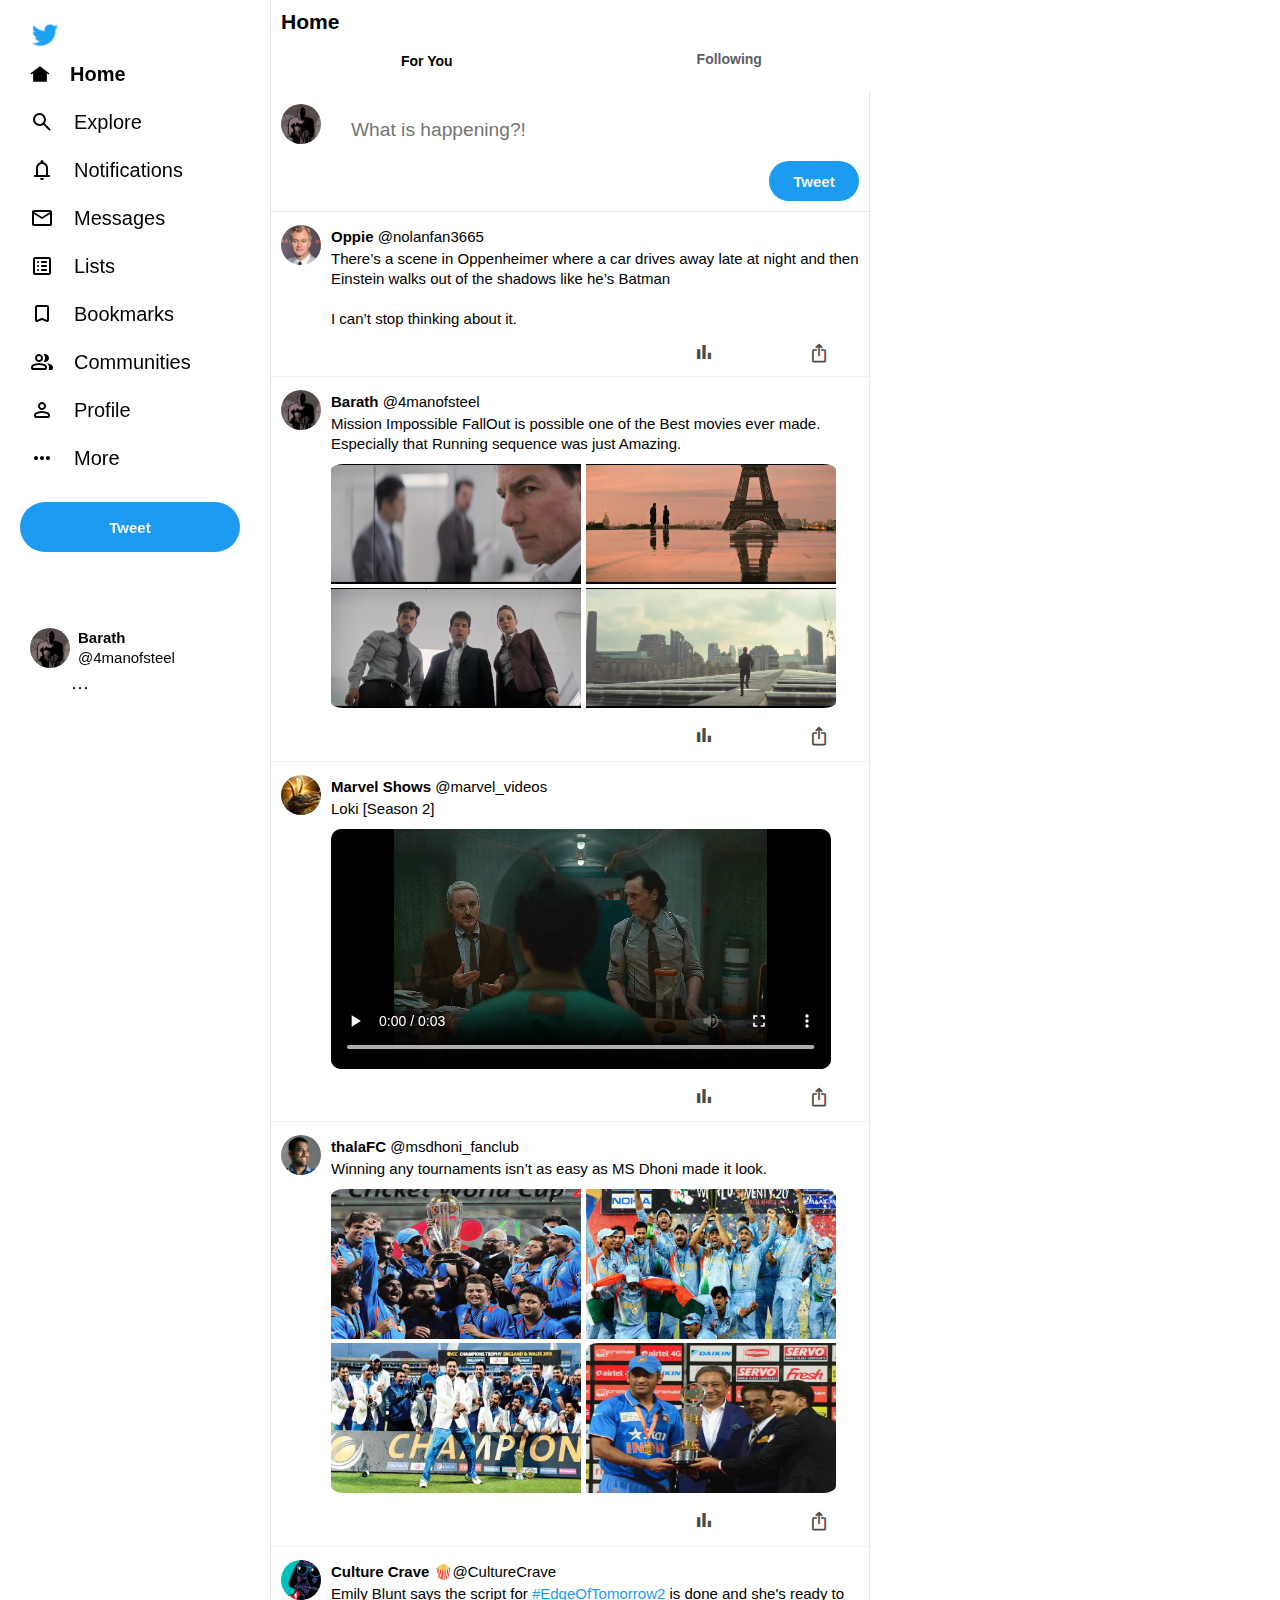
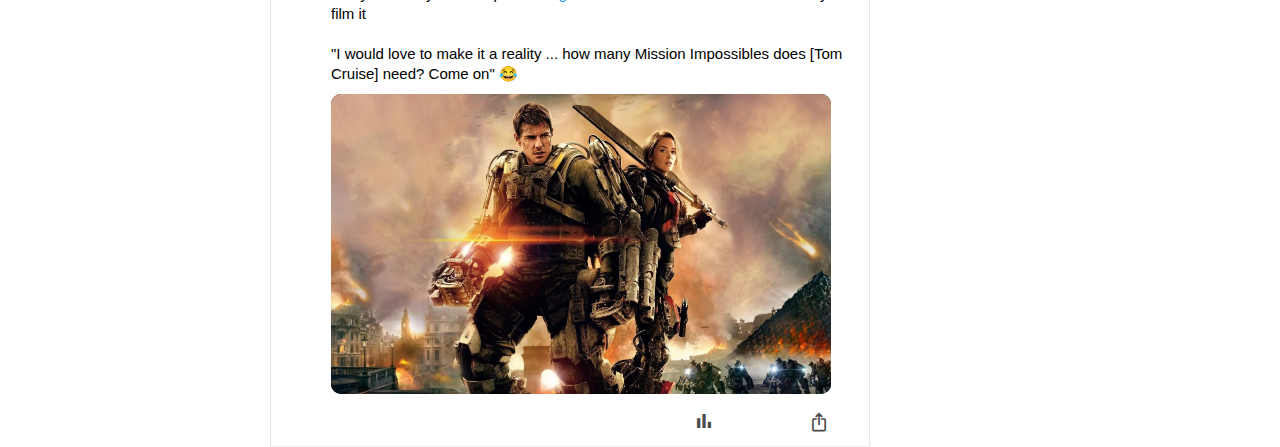
<file: index.html>
<!DOCTYPE html>
<html lang="en">
<head>
    <meta charset="UTF-8">
    <title>https://tweeter.com</title>
    <link rel="stylesheet" href="https://fonts.googleapis.com/css2?family=Material+Symbols+Outlined:opsz,wght,FILL,GRAD@20..48,100..700,0..1,-50..200" />
    <link rel="preconnect" href="https://fonts.googleapis.com">
    <link rel="preconnect" href="https://fonts.gstatic.com" crossorigin>
    <link href="https://fonts.googleapis.com/css2?family=Libre+Baskerville&family=Schibsted+Grotesk&display=swap" rel="stylesheet">
    <link rel="stylesheet" href="https://fonts.googleapis.com/css2?family=Material+Symbols+Rounded:opsz,wght,FILL,GRAD@20..48,100..700,0..1,-50..200" />    <link 
        rel="stylesheet" 
        href="https://cdnjs.cloudflare.com/ajax/libs/font-awesome/6.4.0/css/all.min.css" 
        integrity="sha512-iecdLmaskl7CVkqkXNQ/ZH/XLlvWZOJyj7Yy7tcenmpD1ypASozpmT/E0iPtmFIB46ZmdtAc9eNBvH0H/ZpiBw==" crossorigin="anonymous" referrerpolicy="no-referrer" 
    />
    <link rel="stylesheet" href="style.css" />

    <style>        
        .material-symbols-outlined {
        font-variation-settings:
        'FILL' 1,
        'wght' 600,
        'GRAD' 0,
        'opsz' 48
        }

    </style>

</head>

<body>
    <div id="Sidebar" class="sticky">
        <div>
            <span class="twitterblueicon; ">
                <img class="twticon"; src="twitter-logo.png">
            </span>
        </div>
        <div class="Sidebar">
            <div class="sidebarOption active">
                <span class="material-symbols-outlined">
                    other_houses
                </span>
                <h2 class="namez">Home</h2>      
            </div>
            <div class="sidebarOption">
                <span class="material-symbols-rounded">
                    search
                </span>
                <h2 class="namez">Explore</h2>  
            </div>
            <div class="sidebarOption">
                <span class="material-symbols-rounded">
                    notifications
                </span>
                <h2 class="namez">Notifications</h2>   
            </div>
            <div class="sidebarOption">
                <span class="material-symbols-rounded">
                    mail
                </span>
                <h2 class="namez">Messages</h2>
            </div>
            <div class="sidebarOption">
                <span class="material-symbols-rounded">
                    list_alt
                </span>
                <h2 class="namez">Lists</h2>      
            </div>
            <div class="sidebarOption">
                <span class="material-symbols-rounded">
                    bookmark
                </span>
                <h2 class="namez">Bookmarks</h2>     
            </div>
            <div class="sidebarOption">
                <span class="material-symbols-rounded">
                    people
                </span>      
                <h2 class="namez">Communities</h2> 
            </div>
            <div class="sidebarOption">
                <span class="material-symbols-rounded">
                    person
                </span>     
                <h2 class="namez">Profile</h2>  
            </div>
            <div class="sidebarOption">
                <span class="material-symbols-rounded">
                    more_horiz
                </span>    
                <h2>More</h2>   
            </div>
            <div class="tweet">
                <button class="btn">Tweet</button>
            </div>
            <br>
            <div class="profile_place">
                <img style="float: left;" id="profile_pfp" src="pfp.jpg" alt="Profile Pic" />
                <h3 style="float: left;" id="profile_name_pfp">Barath <br> <span>@4manofsteel</span></h3>
                <span class="material-symbols-outlined">
                    more_horiz
                </span>
            </div>
        </div>
    </div>

    <div class="maintab">
        <div class="mainhometab">
            <div class="Home">
                <h3>Home</h3>
            </div>

            <div class="fy">
                <button class="fybutton">
                    For You
                </button>
            </div>
            <div class="folw">
                <button class="folwbutton">
                    Following
                </button>
            </div>
        </div>
        <div id="tweettab">
            <div>
                <div class="tweeterbox">
                    <img class="pfp" src="pfp.jpg" alt="profile picture">
                    <input class="happeningbox" type="text" placeholder="What is happening?!" />
                    <br>
                    <button class="tweetbox_btn">
                        Tweet
                    </button>
                </div>
            </div>
            
        </div>
        <div class="tweetbox0">
            <div class="tweet_boxd0">
                <div class="profile" >
                        <a>
                            <img style="float: left;" id="profile_pic0" src="christopher-nolan-.jpg" alt="Profile Pic" />
                            <h3 style="float: left;" id="profile_name">Oppie <span>@nolanfan3665</span></h3>
                        </a>
                </div>
                <div id="thetext">
                    <p>There’s a scene in Oppenheimer where a car drives away late at night and then Einstein walks out of the shadows like he’s Batman
                    <br> <br> I can’t stop thinking about it.</p>
                </div>
                <div class="LRC0">
                    <div class="comment">
                        <button id="comment">
                            <i class="fa-regular fa-comment fa-lg"></i>
                        </button>
                    </div>
                    <div class="retweet">
                        <button id="retweet">
                            <i class="fa-solid fa-retweet fa-lg"></i>
                        </button>
                    </div>
                    <div class="like">
                        <button id="like">
                            <i class="fa-regular fa-heart fa-lg"></i>
                        </button>
                    </div>
                    <div class="views">
                        <span class="material-symbols-outlined">
                            bar_chart
                        </span>            
                    </div>
                    <div class="share">
                        <button id="share">
                            <span class="material-symbols-outlined">
                                ios_share
                            </span>
                        </button>
                    </div>
                </div>
            </div>
        </div>

        <div class="tweetbox1">
            <div class="tweet_boxd">
                <div class="profile" >
                        <a>
                            <img style="float: left;" id="profile_pic" src="pfp.jpg" alt="Profile Pic" />
                            <h3 style="float: left;" id="profile_name">Barath <span>@4manofsteel</span></h3>
                        </a>
                </div>
                <div id="thetext">
                    <p>Mission Impossible FallOut is possible one of the Best movies ever made. Especially that Running sequence was just Amazing.</p>
                </div>
                <div class="tweet_img">
                    <div class="row1">
                        <img id="photo1" src="MI_FO_0691.jpg" alt="Ethan Hunt" />
                        <img id="photo102" src="MI_FO_0759.jpg" alt="Ethan Hunt" />
                    </div>
                    <div class="row1_1">
                        <img id="photo103" src="MI_FO_1106.jpg" alt="Ethan Hunt" />
                        <img id="photo104" src="MI_FO_2238.jpg" alt="Ethan Hunt" />  
                    </div>
                </div>
                <div class="LRC">
                    <div class="comment">
                        <button id="comment">
                            <i class="fa-regular fa-comment fa-lg"></i>
                        </button>
                    </div>
                    <div class="retweet">
                        <button id="retweet">
                            <i class="fa-solid fa-retweet fa-lg"></i>
                        </button>
                    </div>
                    <div class="like">
                        <button id="like">
                            <i class="fa-regular fa-heart fa-lg"></i>
                        </button>
                    </div>
                    <div class="views">
                        <span class="material-symbols-outlined">
                            bar_chart
                        </span>            
                    </div>
                    <div class="share">
                        <button id="share">
                            <span class="material-symbols-outlined">
                                ios_share
                            </span>
                        </button>
                    </div>
                </div>
            </div>
        </div>
        <div class="tweetbox2">
            <div class="tweet_boxd2">
                <div class="profile" >
                        <a>
                            <img style="float: left;" id="profile_pic" src="Loki.jpg" alt="Profile Pic" />
                            <h3 style="float: left;" id="profile_name">Marvel Shows <span>@marvel_videos</span></h3>
                        </a>
                </div>
                <div id="thetext">
                    <p>Loki [Season 2]
                    </p>
                </div>
                <div class="tweet_img2">
                    <div class="row2">
                        <video id="lokigif" width="320" height="240" controls autoplay>
                            <source src="CBMshots - 1686349207995871232.mp4" type="video/mp4">
                        </video>
                    </div>
                </div>
                <div class="LRC">
                    <div class="comment">
                        <button id="comment">
                            <i class="fa-regular fa-comment fa-lg"></i>
                        </button>
                    </div>
                    <div class="retweet">
                        <button id="retweet">
                            <i class="fa-solid fa-retweet fa-lg"></i>
                        </button>
                    </div>
                    <div class="like">
                        <button id="like">
                            <i class="fa-regular fa-heart fa-lg"></i>
                        </button>
                    </div>
                    <div class="views">
                        <span class="material-symbols-outlined">
                            bar_chart
                        </span>            
                    </div>
                    <div class="share">
                        <button id="share">
                            <span class="material-symbols-outlined">
                                ios_share
                            </span>
                        </button>
                    </div>
                </div>
            </div>
        </div>
        <div class="tweetbox3">
            <div class="tweet_boxd3">
                <div class="profile" >
                        <a>
                            <img style="float: left;" id="profile_pic" src="thala.jpg" alt="Profile Pic" />
                            <h3 style="float: left;" id="profile_name">thalaFC <span>@msdhoni_fanclub</span></h3>
                        </a>
                </div>
                <div id="thetext">
                    <p>Winning any tournaments isn’t as easy as MS Dhoni made it look.</p>
                </div>
                <div class="tweet_img3">
                    <div class="row3">
                        <img id="photo301" src="eee (1).jpg" alt="Ethan Hunt" />
                        <img id="photo302" src="eee (2).jpg" alt="Ethan Hunt" />
                    </div>
                    <div class="row4">
                        <img id="photo303" src="eee (3).jpg" alt="Ethan Hunt" />
                        <img id="photo304" src="eee (4).jpg" alt="Ethan Hunt" />  
                    </div>
                </div>
                <div class="LRC">
                    <div class="comment">
                        <button id="comment">
                            <i class="fa-regular fa-comment fa-lg"></i>
                        </button>
                    </div>
                    <div class="retweet">
                        <button id="retweet">
                            <i class="fa-solid fa-retweet fa-lg"></i>
                        </button>
                    </div>
                    <div class="like">
                        <button id="like">
                            <i class="fa-regular fa-heart fa-lg"></i>
                        </button>
                    </div>
                    <div class="views">
                        <span class="material-symbols-outlined">
                            bar_chart
                        </span>            
                    </div>
                    <div class="share">
                        <button id="share">
                            <span class="material-symbols-outlined">
                                ios_share
                            </span>
                        </button>
                    </div>
                </div>
            </div>
        </div>
        <div class="tweetbox4">
            <div class="tweet_boxd4">
                <div class="profile" >
                        <a>
                            <img style="float: left;" id="profile_pic" src="culturecave.png" alt="Profile Pic" />
                            <h3 style="float: left;" id="profile_name">Culture Crave 🍿<span>@CultureCrave</span></h3>
                        </a>
                </div>
                <div id="thetext">
                    <p>Emily Blunt says the script for <a id="hashlink1" href="url">#EdgeOfTomorrow2</a> is done and she's ready to film it 
                    <br><br>    
                     "I would love to make it a reality ... how many Mission Impossibles does [Tom Cruise] need? Come on" 😂</p>
                </div>
                <div class="tweet_img2">
                    <div class="row2">
                        <img id="photo5001" src="eot.jpg" alt="Tom Cruise and Emily Blunt in Edege of Tomorrow" /> 
                    </div>
                </div>
                <div class="LRC">
                    <div class="comment">
                        <button id="comment">
                            <i class="fa-regular fa-comment fa-lg"></i>
                        </button>
                    </div>
                    <div class="retweet">
                        <button id="retweet">
                            <i class="fa-solid fa-retweet fa-lg"></i>
                        </button>
                    </div>
                    <div class="like">
                        <button id="like">
                            <i class="fa-regular fa-heart fa-lg"></i>
                        </button>
                    </div>
                    <div class="views">
                        <span class="material-symbols-outlined">
                            bar_chart
                        </span>            
                    </div>
                    <div class="share">
                        <button id="share">
                            <span class="material-symbols-outlined">
                                ios_share
                            </span>
                        </button>
                    </div>
                </div>
            </div>
        </div>
    </div>


</body>


</html>
</file>
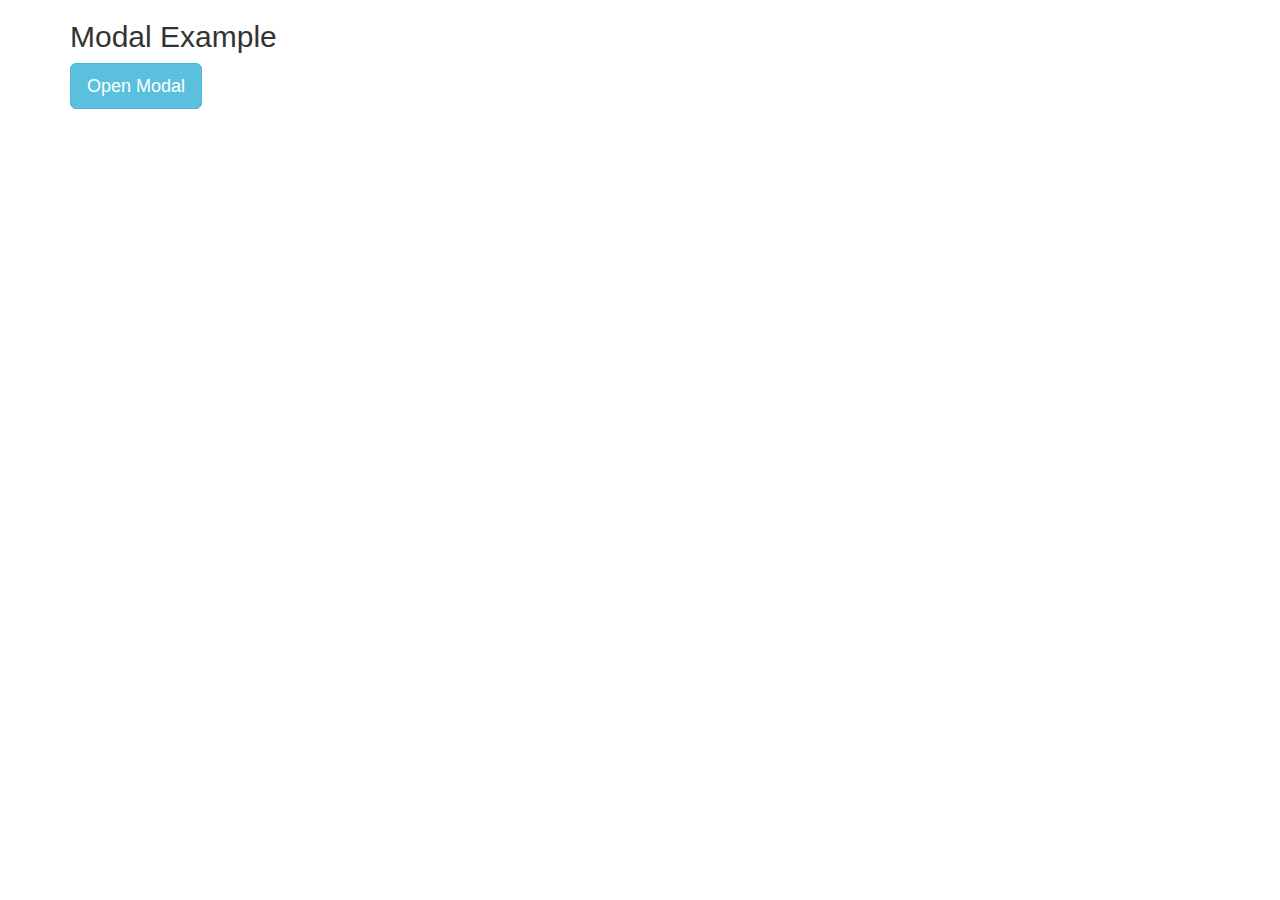
<file: tweet_button.html>
<!DOCTYPE html>
<html lang="en">
<head>
  <title>Bootstrap Example</title>
  <meta charset="utf-8">
  <meta name="viewport" content="width=device-width, initial-scale=1">
  <link rel="stylesheet" href="https://maxcdn.bootstrapcdn.com/bootstrap/3.4.1/css/bootstrap.min.css">
  <script src="https://ajax.googleapis.com/ajax/libs/jquery/3.6.4/jquery.min.js"></script>
  <script src="https://maxcdn.bootstrapcdn.com/bootstrap/3.4.1/js/bootstrap.min.js"></script>
</head>
<body>

<div class="container">
  <h2>Modal Example</h2>
  <!-- Trigger the modal with a button -->
  <button type="button" class="btn btn-info btn-lg" data-toggle="modal" data-target="#myModal">Open Modal</button>

  <!-- Modal -->
  <div class="modal fade" id="myModal" role="dialog">
    <div class="modal-dialog">
    
      <!-- Modal content-->
      <div class="modal-content">
        <div class="modal-header">
          <button type="button" class="close" data-dismiss="modal">&times;</button>
          <h4 class="modal-title">Modal Header</h4>
        </div>
        <div class="modal-body">
          <p>Some text in the modal.</p>
        </div>
        <div class="modal-footer">
          <button type="button" class="btn btn-default" data-dismiss="modal">Close</button>
        </div>
      </div>
      
    </div>
  </div>
  
</div>

</body>
</html>
</file>
<file: style.css>
*{
    margin: 0;
    padding: 0;
    box-sizing: border-box;
}

body{
    ---twitter-color: #1d9bf0;
    ---twitter-background: #eff3f4;
}

.Sidebar > *{
    height: 48px;
}

.sidebarOption{
    display: flex;
    align-items: center;
    cursor: pointer;
    margin-right: 80px;
}

.sidebarOption .material-symbols-rounded, .fa-twitter{
    padding: 20px;
    size: 20px;
}

.twticon{
    display: flex;
    margin-top: 20px;
    margin-left: 20px;
    width: 30px;
    align-items: center;
    cursor: pointer;
}

.rfg:hover{
    background-color: #eff3f4;
    color: black;
    border-radius: 30px;
    transition: color 100ms ease-out;
}

.sidebarOption .material-symbols-outlined{
    padding: 20px;
    size: 20px;
}
.sidebarOption h2{
    font-weight: 400;
    margin-right: 20px;
    line-height: 24px;
    font-size: 20px;
    color: black;
    font-family: "TwitterChirp",-apple-system,BlinkMacSystemFont,"Segoe UI",Roboto,Helvetica,Arial,sans-serif;
}

.Home{
    display: flex;
    box-sizing: border-box;
    max-width: 100%;
    height: 40px;
    background-color: white;
    padding: 600px;
    padding-left: 0%;
    padding-top: 0%;
    padding-bottom: 10px;
    line-height: 24px;
    font-size: 18px;
    color: black;
    font-family: "TwitterChirp",-apple-system,BlinkMacSystemFont,"Segoe UI",Roboto,Helvetica,Arial,sans-serif; 
    text-align: center;
    position: relative;
}

.mainhometab{
    position: fixed;
}

.Home > h3{
    font-weight: 650;
    padding-left: 10px;
    padding-top: 10px;
    margin-bottom: 10px;
    text-align: left;
}

.sidebarOption:hover{
    background-color: #e2e4eb;
    color: black;
    border-radius: 30px;
    transition: color 100ms ease-out;
}

.sidebarOption.active{
    margin-top: 0px;
}

.sidebarOption.active h2{
    font-weight: 700;
}
.btn{
    color: #eff3f4;
    width: 100%;
    padding: 32;
    border: 0.800;
    background-color: #1d9bf0;
    border: none;
    border-radius: 30px;
    height: 50px;
    margin-top: 20px;
    margin-bottom: 20px;
    font-weight: bold;
    font-size: 15px;
    border: px solid black;
}

.btn:hover{
    background-color: #1272b3;
    color: #eff3f4;
    border-radius: 30px;
    transition: color 100ms ease-out;
}

body{
    display: flex;
    height: 100vh;
    max-width: 1300px;
    margin-left: auto;
    margin-right: auto;
    padding: 0px 10px;
}

.tweet {
    width: 220px;
    margin-left: 10px;
}

.fy{
    float: left;
}
.folw{
    float: right;
}

.fybutton{
    line-height: 24px;
    font-size: 18px;
    color: black;
    font-family: "TwitterChirp",-apple-system,BlinkMacSystemFont,"Segoe UI",Roboto,Helvetica,Arial,sans-serif; 
    text-align: center;  
    font-size: 14px;
    font-weight: 600;
    align-items: center;
    border: none;
    background-color: white;
    padding: 130px;
    padding-top: 3%;
    padding-bottom: 6%;
    padding-right: 114px;
}

.fybutton:hover{
    background-color: #e2e4eb;
}

.folwbutton:hover{
    background-color: #e2e4eb;
}


.folwbutton{
    line-height: 17.5px;
    font-size: 18px;
    color: #5f6060;
    font-family: "TwitterChirp",-apple-system,BlinkMacSystemFont,"Segoe UI",Roboto,Helvetica,Arial,sans-serif; 
    text-align: center;  
    font-size: 14px;
    font-weight: 600;
    align-items: center;
    border: none;
    background-color: white;
    padding: 130px;
    padding-top: 3%;
    padding-bottom: 5.7%;
    margin-right: 75.8px;
    padding-right:110px;
}

.maintab{
    border: 1px solid #e5e7e8;
    margin-left: 260px;
    height: fit-content;
    border-top: none;
    border-bottom: none;
    min-width: 600px;
    flex: 0.5;
}

.pfp{
    float: left;
    height: 40px;
    border: px solid black;
    padding: 0px;
    border-radius: 50%;
    align-items: center;
    cursor: pointer;
}

#tweettab{
    top: 0%;
    background-color: white;
    z-index: 100;
    border: 1px solid #e5e7e8;
    border-top: none;
    border-left: none;
    border-right: none;
    padding: 10px;
    padding-bottom: 50px;
}

.tweeterbox{
    padding-top: 94px;
}

.happeningbox{
    width: 500px;
    font-size: larger;
    padding: 30px;
    padding-top: 15px;
    padding-bottom: 20px;
    margin: 0px;
    border: none;
    outline: none;
}

.tweetbox_btn{
    float: right;
    color: #eff3f4;
    width: 90px;
    border: 0.800;
    background-color: #1d9bf0;
    border: none;
    border-radius: 30px;
    height: 40px;
    font-weight: bold;
    font-size: 15px;
}
.tweetbox_btn:hover{
    background-color: #1272b3;
    color: #eff3f4;
    border-radius: 30px;
    transition: color 100ms ease-out;
}
.tweet_boxd{
    width: 600px;
    height: 385px;
    border-bottom:1px solid #eff3f4;
    box-sizing: 1border-box;
    align-items: left;
    cursor: pointer;
}
#profile_pic{
    padding: 10px;
    margin-top: 3px;
    border-radius: 50%;
    width: 60px;
    border: px solid black;
}
#profile_pfp{
    padding: 0px;
    border-radius: 50%;
    width: 40px;
    border: px solid black;
}
#profile_name_pfp{
    font-family: "TwitterChirp",-apple-system,BlinkMacSystemFont,"Segoe UI",Roboto,Helvetica,Arial,sans-serif;
    font-weight:700;
    font-size: 15px;
    border: px solid black;
    line-height: 20px;
}
#profile_name_pfp > span{
    font-weight:400;
    border: px solid black;
    line-height: 20px;
}

#profile_name{
    margin-top: 15px;
    font-family: "TwitterChirp",-apple-system,BlinkMacSystemFont,"Segoe UI",Roboto,Helvetica,Arial,sans-serif;
    font-weight:700;
    font-size: 15px;
    border: px solid black;
    line-height: 20px;
}
#profile_name > span{
    font-weight:400;
    border: px solid black;
    line-height: 20px;
}

.profile_place{
    padding: 10px;
    color: black;
    width: 80%;
    border: none;
    border-radius: 30px;
    height: 60px;
    margin-top: 70px;
    margin-left: 10px;
    font-weight: bold;
    font-size: 15px;
    border: px solid black;
}
.profile_place > span{
    padding-top: 10px;
    padding-left: 40px;
}
.profile_place:hover{
    background-color: #e2e4eb;
    border-radius: 30px;
    transition: color 100ms ease-out;
    border: px solid black;
}
.profile_place > h3{
    padding-left: 8px;
}


.LRC{
    display: flex;
    border: px solid black;
    margin-left: 58px;
    width: 500px;
    gap: 90px;
    margin-top: 8px;
}
.material-symbols-outlined{
    font-size: 20px;
}
#comment{
    background-color: white;
    border: white;
    color: #4a4c4c;
    height: 30px;
    width: 30px;
    border-radius: 50%;
    padding-top: 5px;
}
#comment:hover{
    background-color: #1d9cf01a;
    color: #1d9cf0;
}
#retweet{
    background-color: white;
    border: white;
    color: #4a4c4c;
    height: 30px;
    width: 30px;
    border-radius: 50%;
    padding-top: 5px;
}
#retweet:hover{
    background-color: #09cf4b1a;
    color: #09cf4b;
}
#like{
    background-color: white;
    border: white;
    color: #4a4c4c;
    height: 30px;
    width: 30px;
    border-radius: 50%;
    padding-top: 5px;
}
#like:hover{
    background-color: #ff000014;
    color: #ff0000;
}
#share{
    background-color: white;
    border: white;
    color: #4a4c4c;
    height: 30px;
    width: 30px;
    border-radius: 50%;
    padding-top: 5px;
}
#share:hover{
    background-color: #1d9cf01a;
    color: #1d9cf0;

}
.views{
    background-color: white;
    border: white;
    color: #4a4c4c;
    height: 30px;
    width: 30px;
    border-radius: 50%;
    padding-top: 5px;
    padding-left: 5px;
}
.views:hover{
    background-color: #1d9cf01a;
    color: #1d9cf0;
}
.tweet_img{
    padding-top: 10px;
    padding-right: 400px;
    padding-left: 60px;
    display: grid;
    grid-gap: 5px;
    border-radius: 0%;
    grid-template-columns: 1fr 1fr 1fr 1fr;
}
.tweet_img > div{
    border: px solid black;
}
.row1 > *{
    height: 120px;
    width: 250px;
}
.row1_1 > *{
    height: 120px;
    width: 250px;
}
#photo1{
    border-radius: 5%;
    border-bottom-left-radius: 0;
    border-bottom-right-radius: 0;
    border-top-right-radius: 0;
}
#photo102{
    border-radius: 5%;
    border-top-right-radius: 0;
    border-bottom-right-radius: 0;
    border-top-left-radius: 0;
}
#photo103{
    border-radius: 5%;
    border-bottom-left-radius: 0;
    border-bottom-right-radius: 0;
    border-top-left-radius: 0;
}
#photo104{
    border-radius: 5%;
    border-bottom-left-radius: 0;
    border-top-right-radius: 0;
    border-top-left-radius: 0;
}
#thetext{
    padding-top: 37px;
    padding-left: 60px;
    font-family: "TwitterChirp",-apple-system,BlinkMacSystemFont,"Segoe UI",Roboto,Helvetica,Arial,sans-serif;
    font-weight:450;
    font-size: 15px;
    line-height: 20px;
}

.tweet_img2{
    padding-left: 60px;
    padding-top: 10px;
}
.row2 > *{
    height: 240px;
    width: 250px;
}
#lokigif{
    border-radius: 10px;
    background-color: black;
    width: 500px;
    height: 240px;
}
.tweet_img3{
    padding-top: 10px;
    padding-right: 400px;
    display: grid;
    grid-gap: 5px;
    border-radius: 0%;
    grid-template-columns: 1fr 1fr 1fr 1fr;
}
.tweet_img3 > div{
    border: px solid black;
}
.row3 > *{
    height: 150px;
    width: 250px;
}
.row4 > *{
    height: 150px;
    width: 250px;
}
#photo301{
    border-radius: 5%;
    border-bottom-left-radius: 0;
    border-bottom-right-radius: 0;
    border-top-right-radius: 0;
}
#photo302{
    border-radius: 5%;
    border-top-right-radius: 0;
    border-bottom-right-radius: 0;
    border-top-left-radius: 0;
}
#photo303{
    border-radius: 5%;
    border-bottom-left-radius: 0;
    border-bottom-right-radius: 0;
    border-top-left-radius: 0;
}
#photo304{
    border-radius: 5%;
    border-bottom-left-radius: 0;
    border-top-right-radius: 0;
}
.tweet_boxd2{
    width: 600px;
    height: 360px;
    border-bottom: 1px solid #eff3f4;
    box-sizing: 1border-box;
    align-items: left;
    cursor: pointer;
}
.tweet_boxd3{
    width: 600px;
    height: 425px;
    box-sizing: 1border-box;
    border-bottom: 1px solid #eff3f4;
    align-items: left;
    cursor: pointer;
}
.tweet_boxd0{
    width: 600px;
    height: 165px;
    border-bottom: 1px solid #eff3f4;
    box-sizing: 1border-box;
    align-items: left;
    cursor: pointer;
}
.LRC0{
    display: flex;
    border: px solid black;
    margin-left: 58px;
    width: 500px;
    gap: 90px;
    margin-top: 8px;
}
#profile_pic0{
    padding: 10px;
    margin-top: 3px;
    border-radius: 50%;
    width: 60px;
    border: px solid black;
}
.tweet_box43{
    width: 600px;
    height: 425px;
    box-sizing: 1border-box;
    border-bottom: 1px solid #eff3f4;
    align-items: left;
    cursor: pointer;
}
.tweet_boxd4{
    width: 600px;
    height: 500px;
    border-bottom: 1px solid #eff3f4;
    box-sizing: 1border-box;
    align-items: left;
    cursor: pointer;
}
#photo5001{
    border-radius: 10px;
    background-color: black;
    width: 500px;
    height: 300px;
}
#hashlink1{
    color: rgb(29, 155, 240);
    text-decoration: none;
}
.sticky{
    position: fixed;
    top: 0%;
}
</file>
